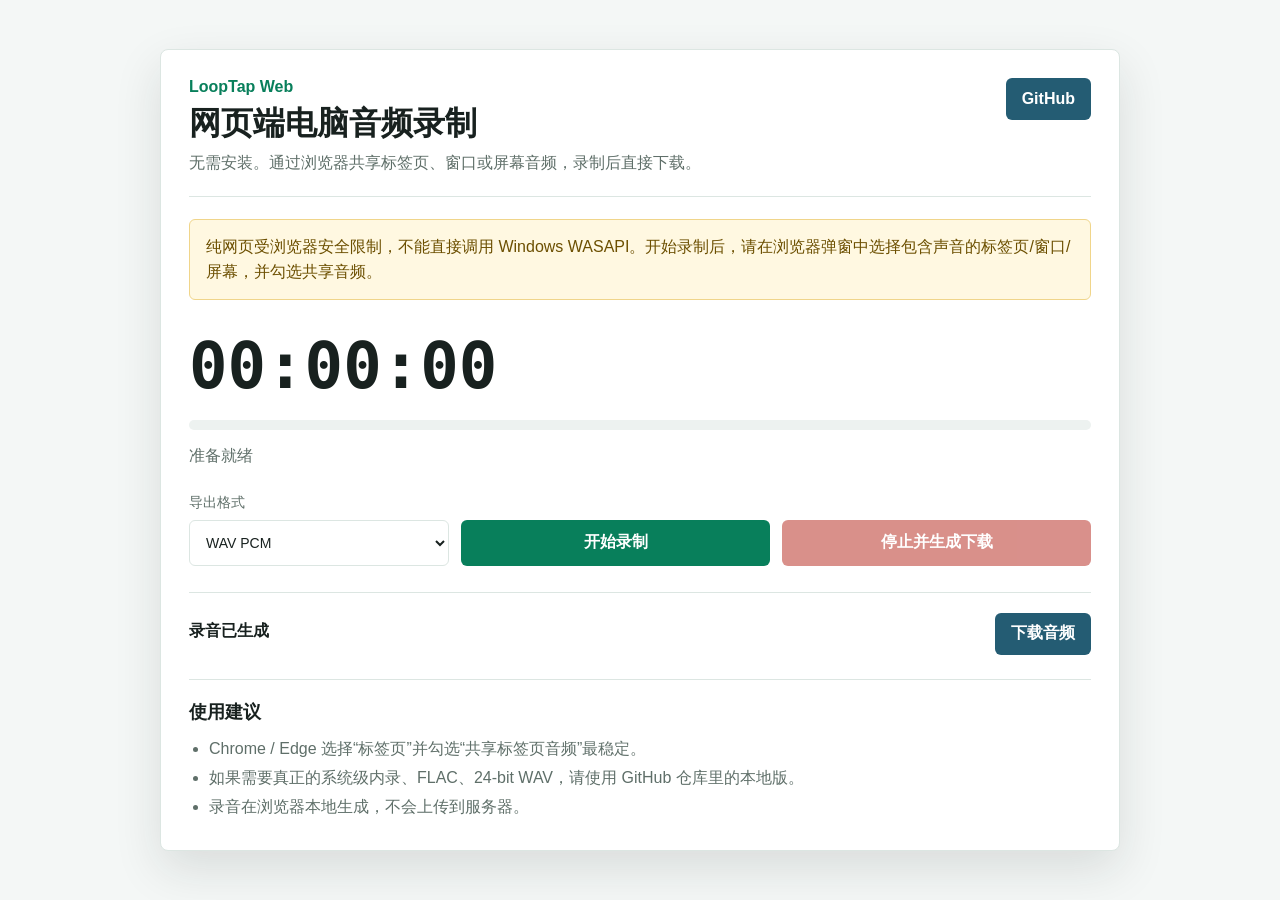
<file: docs/index.html>
<!doctype html>
<html lang="zh-CN">
  <head>
    <meta charset="utf-8">
    <meta name="viewport" content="width=device-width, initial-scale=1">
    <title>LoopTap Web</title>
    <link rel="stylesheet" href="./styles.css">
  </head>
  <body>
    <main class="shell">
      <section class="panel">
        <header class="header">
          <div>
            <p class="eyebrow">LoopTap Web</p>
            <h1>网页端电脑音频录制</h1>
            <p class="intro">无需安装。通过浏览器共享标签页、窗口或屏幕音频，录制后直接下载。</p>
          </div>
          <a class="repo-link" href="https://github.com/haonnan1987/looptap-recorder">GitHub</a>
        </header>

        <div class="notice">
          纯网页受浏览器安全限制，不能直接调用 Windows WASAPI。开始录制后，请在浏览器弹窗中选择包含声音的标签页/窗口/屏幕，并勾选共享音频。
        </div>

        <section class="recorder">
          <div class="timer" id="timer">00:00:00</div>
          <div class="meter"><span id="meterBar"></span></div>
          <p class="status" id="statusText">准备就绪</p>

          <div class="controls">
            <label>
              <span>导出格式</span>
              <select id="formatSelect">
                <option value="wav">WAV PCM</option>
                <option value="webm">WebM Opus</option>
              </select>
            </label>
            <button id="startButton">开始录制</button>
            <button id="stopButton" disabled>停止并生成下载</button>
          </div>
        </section>

        <section class="download" id="downloadBox" hidden>
          <div>
            <strong>录音已生成</strong>
            <span id="fileMeta"></span>
          </div>
          <a id="downloadLink" href="#" download>下载音频</a>
        </section>

        <section class="tips">
          <h2>使用建议</h2>
          <ul>
            <li>Chrome / Edge 选择“标签页”并勾选“共享标签页音频”最稳定。</li>
            <li>如果需要真正的系统级内录、FLAC、24-bit WAV，请使用 GitHub 仓库里的本地版。</li>
            <li>录音在浏览器本地生成，不会上传到服务器。</li>
          </ul>
        </section>
      </section>
    </main>

    <script src="./app.js"></script>
  </body>
</html>
</file>
<file: docs/styles.css>
:root {
  color-scheme: light;
  --bg: #f4f7f6;
  --panel: #ffffff;
  --text: #18211f;
  --muted: #5f6f69;
  --line: #dce6e2;
  --primary: #087f5b;
  --primary-dark: #066649;
  --danger: #b42318;
  --blue: #245c73;
}

* {
  box-sizing: border-box;
}

body {
  margin: 0;
  min-height: 100vh;
  font-family: "Microsoft YaHei UI", "Segoe UI", Arial, sans-serif;
  background: var(--bg);
  color: var(--text);
}

.shell {
  width: min(960px, calc(100vw - 32px));
  min-height: 100vh;
  margin: 0 auto;
  padding: 32px 0;
  display: grid;
  place-items: center;
}

.panel {
  width: 100%;
  background: var(--panel);
  border: 1px solid var(--line);
  border-radius: 8px;
  box-shadow: 0 18px 48px rgba(24, 33, 31, 0.12);
  padding: 28px;
}

.header {
  display: flex;
  justify-content: space-between;
  align-items: flex-start;
  gap: 20px;
  border-bottom: 1px solid var(--line);
  padding-bottom: 22px;
}

.eyebrow {
  margin: 0 0 8px;
  color: var(--primary);
  font-weight: 700;
}

h1,
h2 {
  margin: 0;
  line-height: 1.2;
}

h1 {
  font-size: 32px;
}

h2 {
  font-size: 18px;
}

.intro {
  max-width: 620px;
  margin: 10px 0 0;
  color: var(--muted);
}

.repo-link,
.download a {
  min-height: 42px;
  padding: 0 16px;
  border-radius: 6px;
  display: inline-grid;
  place-items: center;
  background: var(--blue);
  color: #fff;
  text-decoration: none;
  font-weight: 700;
  white-space: nowrap;
}

.notice {
  margin: 22px 0 0;
  padding: 14px 16px;
  border: 1px solid #f0d58a;
  border-radius: 6px;
  background: #fff8e1;
  color: #6c4f00;
  line-height: 1.6;
}

.recorder {
  padding: 34px 0 26px;
}

.timer {
  font-family: Consolas, "SFMono-Regular", monospace;
  font-size: 64px;
  line-height: 1;
  font-weight: 700;
}

.meter {
  height: 10px;
  margin: 22px 0 16px;
  background: #edf2f0;
  border-radius: 999px;
  overflow: hidden;
}

.meter span {
  display: block;
  width: 0%;
  height: 100%;
  background: linear-gradient(90deg, var(--primary), #f2b705);
  transition: width 120ms linear;
}

.status {
  min-height: 24px;
  margin: 0;
  color: var(--muted);
}

.controls {
  margin-top: 24px;
  display: grid;
  grid-template-columns: minmax(180px, 260px) 1fr 1fr;
  gap: 12px;
  align-items: end;
}

label {
  display: grid;
  gap: 8px;
  color: var(--muted);
  font-size: 14px;
}

select,
button {
  min-height: 46px;
  border-radius: 6px;
  font: inherit;
}

select {
  border: 1px solid var(--line);
  padding: 0 12px;
  background: #fff;
  color: var(--text);
}

button {
  border: 0;
  padding: 0 18px;
  color: #fff;
  background: var(--primary);
  cursor: pointer;
  font-weight: 700;
}

button:hover:not(:disabled) {
  background: var(--primary-dark);
}

button:disabled {
  cursor: not-allowed;
  opacity: 0.5;
}

#stopButton {
  background: var(--danger);
}

.download {
  border-top: 1px solid var(--line);
  padding-top: 20px;
  display: flex;
  justify-content: space-between;
  align-items: center;
  gap: 18px;
}

.download span {
  display: block;
  margin-top: 4px;
  color: var(--muted);
  overflow-wrap: anywhere;
}

.tips {
  margin-top: 24px;
  border-top: 1px solid var(--line);
  padding-top: 22px;
}

.tips ul {
  margin: 12px 0 0;
  padding-left: 20px;
  color: var(--muted);
  line-height: 1.8;
}

@media (max-width: 720px) {
  .panel {
    padding: 22px;
  }

  .header,
  .download {
    display: grid;
  }

  .timer {
    font-size: 44px;
  }

  .controls {
    grid-template-columns: 1fr;
  }
}
</file>
